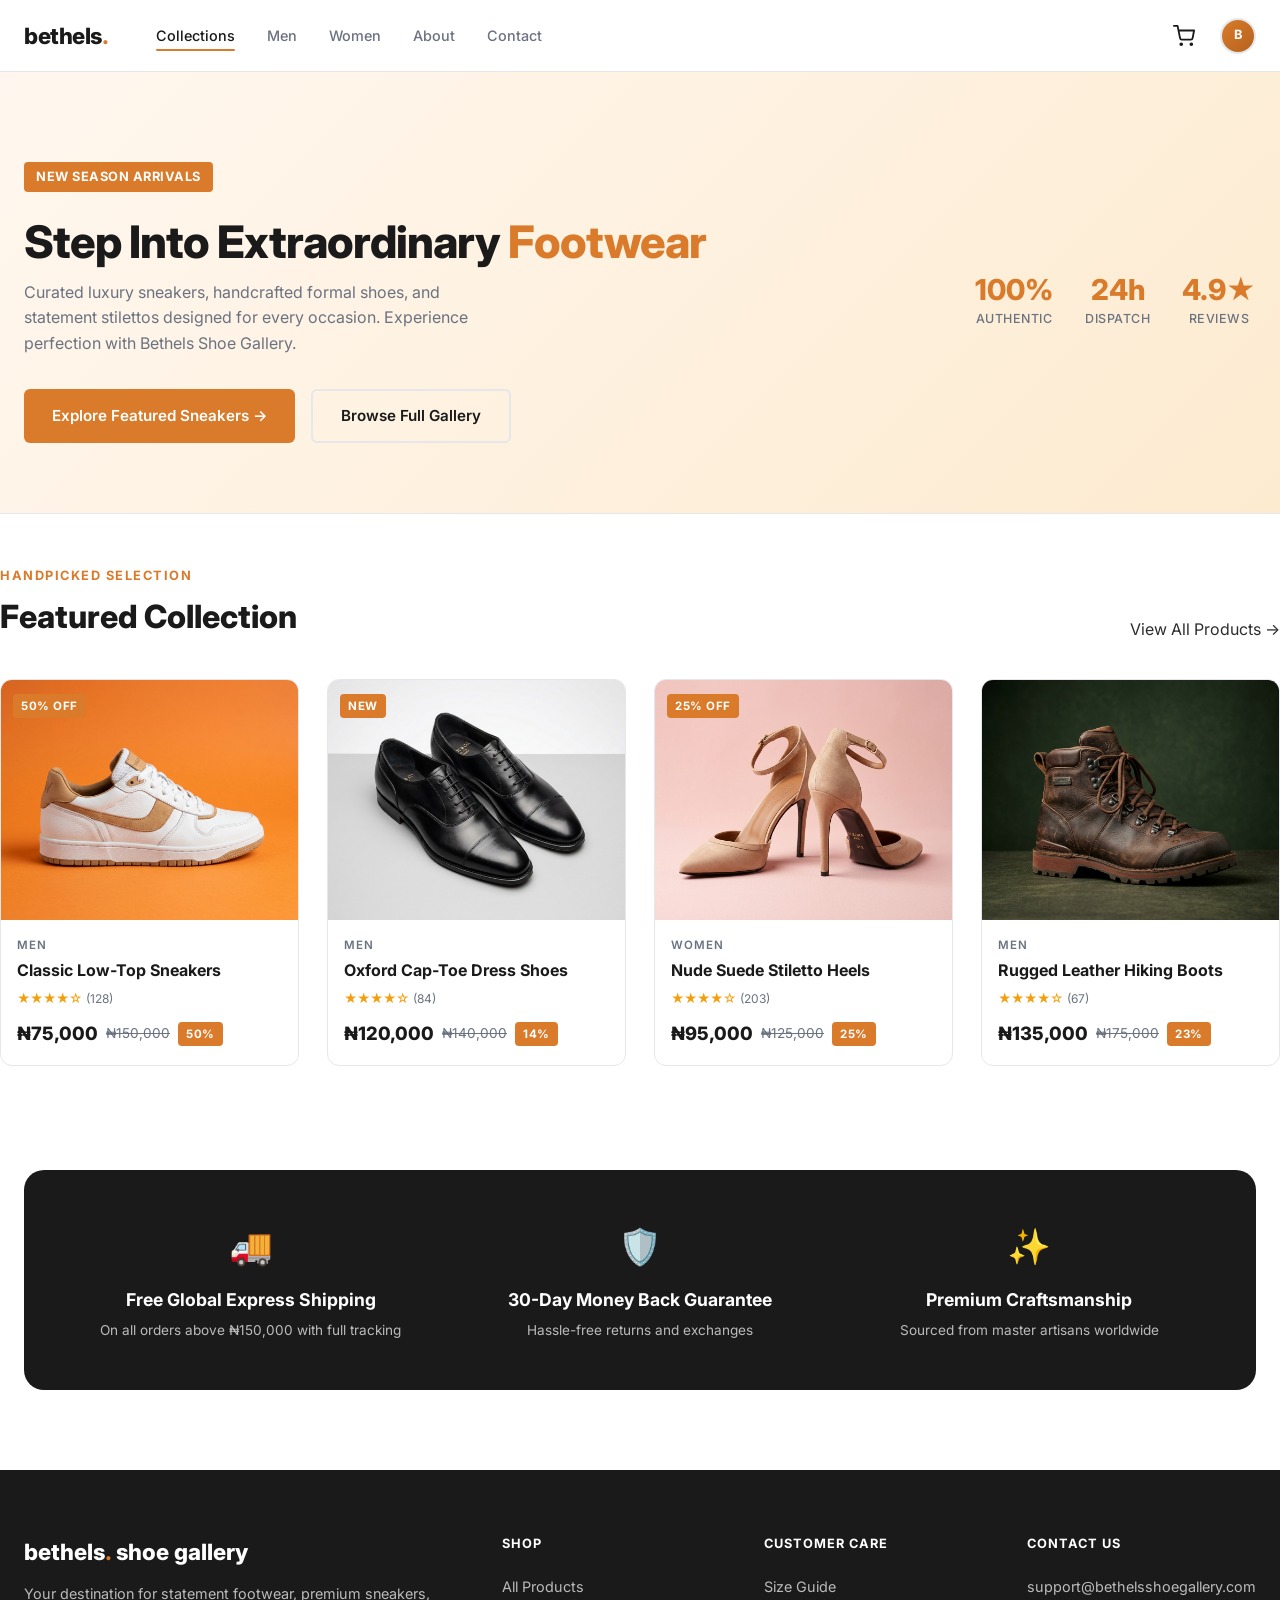
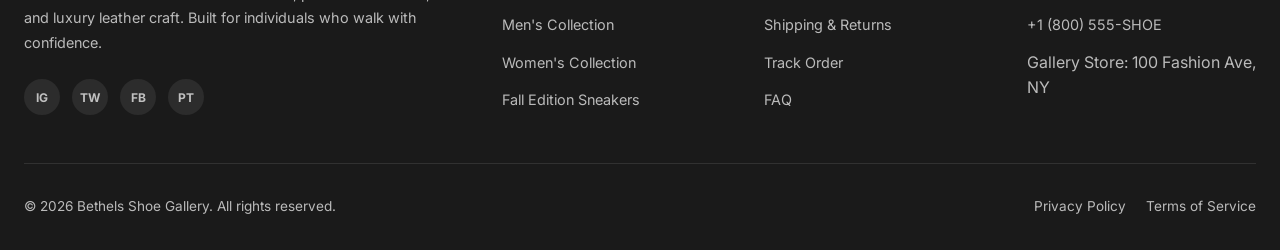
<file: index.html>
<!DOCTYPE html>
<html lang="en">
<head>
  <meta charset="UTF-8">
  <meta name="viewport" content="width=device-width, initial-scale=1.0">
  <title>Bethels Shoe Gallery — Premium Footwear Collection</title>
  <meta name="description" content="Discover premium sneakers, formal shoes, luxury stilettos, and rugged boots at Bethels Shoe Gallery. Express your unique style.">
  <link rel="stylesheet" href="css/style.css">
  <link rel="stylesheet" href="css/products.css">
</head>
<body>

  <!-- Navbar -->
  <header class="navbar">
    <div class="container">
      <a href="index.html" class="nav-brand">bethels<span>.</span></a>
      
      <nav class="nav-links">
        <a href="index.html" class="active">Collections</a>
        <a href="products.html?cat=Men">Men</a>
        <a href="products.html?cat=Women">Women</a>
        <a href="#about">About</a>
        <a href="#contact">Contact</a>
      </nav>

      <div class="nav-actions">
        <a href="cart.html" class="nav-icon-btn" aria-label="Shopping Cart">
          <svg viewBox="0 0 24 24"><circle cx="9" cy="21" r="1"/><circle cx="20" cy="21" r="1"/><path d="M1 1h4l2.68 13.39a2 2 0 0 0 2 1.61h9.72a2 2 0 0 0 2-1.61L23 6H6"/></svg>
          <span class="cart-badge">0</span>
        </a>
        <div class="nav-avatar-placeholder" title="User Profile">B</div>
        <button class="nav-hamburger" id="hamburger-btn" aria-label="Toggle menu">
          <span></span><span></span><span></span>
        </button>
      </div>
    </div>
  </header>

  <!-- Mobile Drawer -->
  <div class="nav-mobile-drawer" id="mobile-drawer">
    <a href="index.html">Collections</a>
    <a href="products.html?cat=Men">Men</a>
    <a href="products.html?cat=Women">Women</a>
    <a href="#about">About</a>
    <a href="#contact">Contact</a>
    <a href="cart.html">View Cart 🛒</a>
  </div>

  <!-- Hero Section -->
  <section class="products-hero" style="padding: 90px 0 70px;">
    <div class="container">
      <div class="products-hero-inner">
        <div>
          <span class="badge-discount" style="margin-bottom: 16px; font-size: 0.8rem; padding: 5px 12px;">NEW SEASON ARRIVALS</span>
          <h1 style="margin-top: 10px;">Step Into Extraordinary <em>Footwear</em></h1>
          <p>Curated luxury sneakers, handcrafted formal shoes, and statement stilettos designed for every occasion. Experience perfection with Bethels Shoe Gallery.</p>
          <div style="margin-top: 32px; display: flex; gap: 16px; flex-wrap: wrap;">
            <a href="product-detail.html?id=1" class="btn-primary">Explore Featured Sneakers →</a>
            <a href="products.html" class="btn-secondary">Browse Full Gallery</a>
          </div>
        </div>
        <div class="products-hero-stat">
          <div class="stat-item">
            <div class="stat-num">100%</div>
            <div class="stat-label">AUTHENTIC</div>
          </div>
          <div class="stat-item">
            <div class="stat-num">24h</div>
            <div class="stat-label">DISPATCH</div>
          </div>
          <div class="stat-item">
            <div class="stat-num">4.9★</div>
            <div class="stat-label">REVIEWS</div>
          </div>
        </div>
      </div>
    </div>
  </section>

  <!-- Featured Products Section -->
  <main class="container products-section">
    <div style="display: flex; justify-content: space-between; align-items: flex-end; margin-bottom: 36px;">
      <div>
        <span style="font-size: 0.8rem; font-weight: 700; letter-spacing: 1.5px; text-transform: uppercase; color: var(--clr-orange);">HANDPICKED SELECTION</span>
        <h2 style="font-size: 2rem; font-weight: 800; color: var(--clr-dark); margin-top: 4px;">Featured Collection</h2>
      </div>
      <a href="products.html" class="section-link">View All Products →</a>
    </div>

    <div class="products-grid" id="products-grid">
      <!-- Populated dynamically by products.js -->
    </div>
  </main>

  <!-- Brand Highlights Banner -->
  <section class="container" style="margin-top: 40px;">
    <div style="background: var(--clr-dark); color: #fff; border-radius: var(--radius-lg); padding: 48px; display: grid; grid-template-columns: repeat(auto-fit, minmax(220px, 1fr)); gap: 32px; text-align: center;">
      <div>
        <div style="font-size: 2.2rem; margin-bottom: 12px;">🚚</div>
        <h3 style="font-size: 1.1rem; font-weight: 700; margin-bottom: 6px;">Free Global Express Shipping</h3>
        <p style="font-size: 0.85rem; color: rgba(255,255,255,0.7);">On all orders above ₦150,000 with full tracking</p>
      </div>
      <div>
        <div style="font-size: 2.2rem; margin-bottom: 12px;">🛡️</div>
        <h3 style="font-size: 1.1rem; font-weight: 700; margin-bottom: 6px;">30-Day Money Back Guarantee</h3>
        <p style="font-size: 0.85rem; color: rgba(255,255,255,0.7);">Hassle-free returns and exchanges</p>
      </div>
      <div>
        <div style="font-size: 2.2rem; margin-bottom: 12px;">✨</div>
        <h3 style="font-size: 1.1rem; font-weight: 700; margin-bottom: 6px;">Premium Craftsmanship</h3>
        <p style="font-size: 0.85rem; color: rgba(255,255,255,0.7);">Sourced from master artisans worldwide</p>
      </div>
    </div>
  </section>

  <!-- Footer -->
  <footer class="footer" id="about">
    <div class="container">
      <div class="footer-grid">
        <div>
          <div class="footer-brand-name">bethels<span>.</span> shoe gallery</div>
          <p class="footer-tagline">Your destination for statement footwear, premium sneakers, and luxury leather craft. Built for individuals who walk with confidence.</p>
          <div class="footer-social">
            <a href="#" aria-label="Instagram">IG</a>
            <a href="#" aria-label="Twitter">TW</a>
            <a href="#" aria-label="Facebook">FB</a>
            <a href="#" aria-label="Pinterest">PT</a>
          </div>
        </div>
        <div class="footer-col">
          <div class="footer-col-title">Shop</div>
          <ul>
            <li><a href="products.html">All Products</a></li>
            <li><a href="products.html?cat=Men">Men's Collection</a></li>
            <li><a href="products.html?cat=Women">Women's Collection</a></li>
            <li><a href="product-detail.html?id=1">Fall Edition Sneakers</a></li>
          </ul>
        </div>
        <div class="footer-col">
          <div class="footer-col-title">Customer Care</div>
          <ul>
            <li><a href="#">Size Guide</a></li>
            <li><a href="#">Shipping & Returns</a></li>
            <li><a href="#">Track Order</a></li>
            <li><a href="#">FAQ</a></li>
          </ul>
        </div>
        <div class="footer-col" id="contact">
          <div class="footer-col-title">Contact Us</div>
          <ul>
            <li><a href="mailto:support@bethelsshoegallery.com">support@bethelsshoegallery.com</a></li>
            <li><a href="tel:+18005557463">+1 (800) 555-SHOE</a></li>
            <li><span>Gallery Store: 100 Fashion Ave, NY</span></li>
          </ul>
        </div>
      </div>
      <div class="footer-bottom">
        <div>&copy; 2026 Bethels Shoe Gallery. All rights reserved.</div>
        <div style="display: flex; gap: 20px;">
          <a href="#">Privacy Policy</a>
          <a href="#">Terms of Service</a>
        </div>
      </div>
    </div>
  </footer>

  <script src="js/cart.js"></script>
  <script src="js/products.js"></script>
  <script>
    document.getElementById('hamburger-btn').addEventListener('click', () => {
      document.getElementById('mobile-drawer').classList.toggle('open');
    });
  </script>
</body>
</html>
</file>
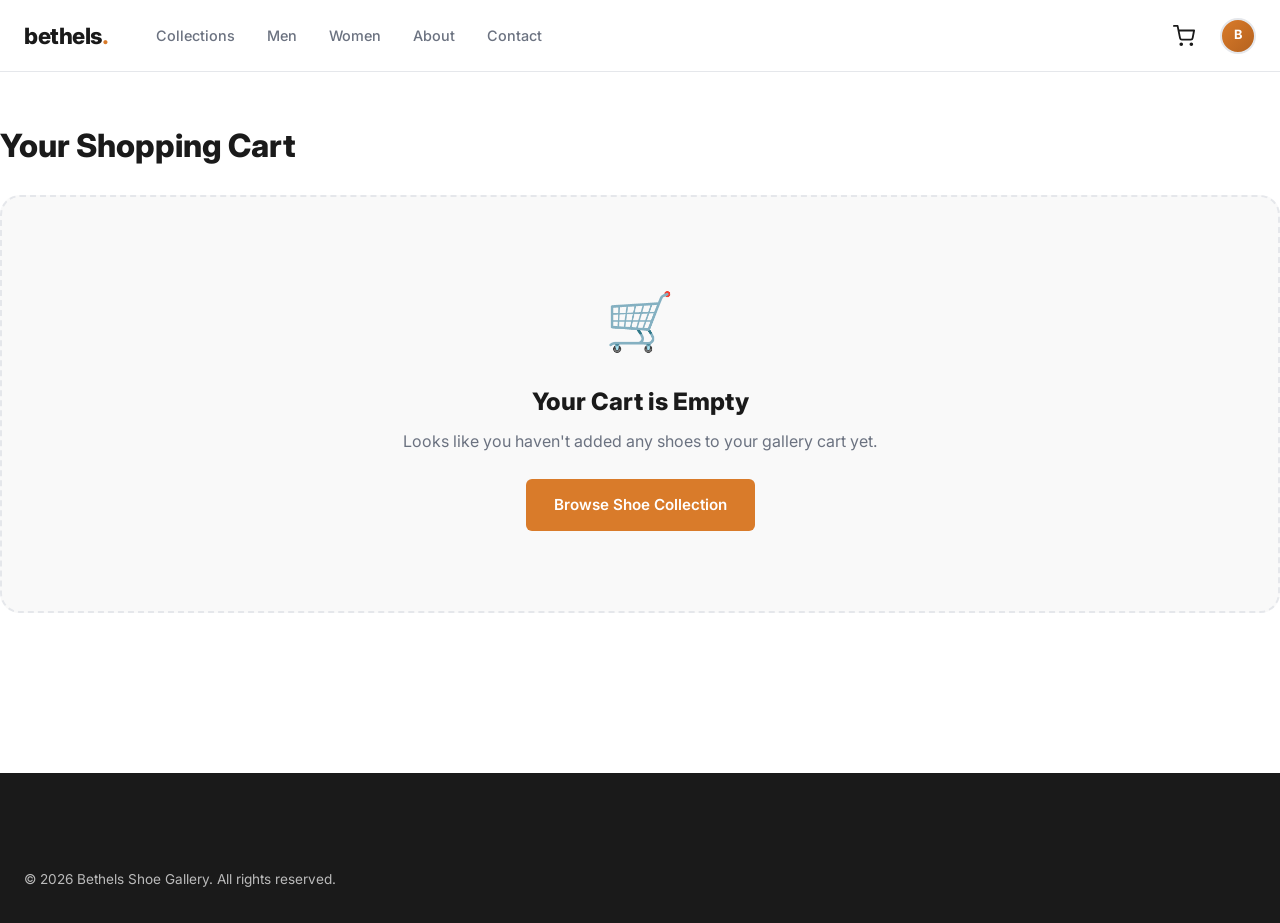
<file: cart.html>
<!DOCTYPE html>
<html lang="en">
<head>
  <meta charset="UTF-8">
  <meta name="viewport" content="width=device-width, initial-scale=1.0">
  <title>Shopping Cart — Bethels Shoe Gallery</title>
  <link rel="stylesheet" href="css/style.css">
  <style>
    .cart-page-section { padding: 48px 0 80px; min-height: 60vh; }
    .cart-title { font-size: 2rem; font-weight: 800; margin-bottom: 24px; color: var(--clr-dark); }
    .cart-layout { display: grid; grid-template-columns: 2fr 1fr; gap: 48px; align-items: start; }
    
    .cart-items-list { display: flex; flex-direction: column; gap: 16px; }
    .cart-item {
      display: grid;
      grid-template-columns: 90px 1fr auto;
      gap: 20px;
      align-items: center;
      padding: 16px;
      background: #fff;
      border: 1px solid var(--clr-border);
      border-radius: var(--radius-md);
    }
    .cart-item-img { width: 90px; height: 90px; border-radius: var(--radius-sm); overflow: hidden; background: var(--clr-bg-soft); }
    .cart-item-info { display: flex; flex-direction: column; gap: 4px; }
    .cart-item-title { font-size: 1rem; font-weight: 700; color: var(--clr-dark); }
    .cart-item-meta { font-size: 0.82rem; color: var(--clr-muted); }
    .cart-item-price { font-size: 1.1rem; font-weight: 800; color: var(--clr-dark); }
    .cart-item-actions { display: flex; align-items: center; gap: 16px; margin-top: 8px; }
    .cart-remove-btn { color: #E53E3E; font-size: 0.82rem; font-weight: 600; cursor: pointer; text-decoration: underline; background: none; border: none; }

    /* Summary card */
    .cart-summary {
      background: var(--clr-bg-soft);
      border: 1px solid var(--clr-border);
      border-radius: var(--radius-md);
      padding: 24px;
      position: sticky;
      top: calc(var(--nav-height) + 24px);
    }
    .summary-title { font-size: 1.2rem; font-weight: 800; margin-bottom: 20px; color: var(--clr-dark); }
    .summary-row { display: flex; justify-content: space-between; font-size: 0.95rem; margin-bottom: 12px; color: var(--clr-muted); }
    .summary-total { display: flex; justify-content: space-between; font-size: 1.3rem; font-weight: 800; border-top: 1px solid var(--clr-border); padding-top: 16px; margin-top: 16px; color: var(--clr-dark); }
    .btn-checkout { width: 100%; height: 52px; margin-top: 24px; font-size: 1rem; justify-content: center; }

    .cart-empty {
      text-align: center;
      padding: 80px 20px;
      background: var(--clr-bg-soft);
      border-radius: var(--radius-lg);
      border: 2px dashed var(--clr-border);
    }
    .cart-empty-icon { font-size: 3.5rem; margin-bottom: 16px; }
    .cart-empty h2 { font-size: 1.5rem; font-weight: 800; color: var(--clr-dark); margin-bottom: 8px; }
    .cart-empty p { color: var(--clr-muted); margin-bottom: 24px; }

    @media (max-width: 800px) {
      .cart-layout { grid-template-columns: 1fr; }
    }
  </style>
</head>
<body>

  <!-- Navbar -->
  <header class="navbar">
    <div class="container">
      <a href="index.html" class="nav-brand">bethels<span>.</span></a>
      
      <nav class="nav-links">
        <a href="index.html">Collections</a>
        <a href="products.html?cat=Men">Men</a>
        <a href="products.html?cat=Women">Women</a>
        <a href="index.html#about">About</a>
        <a href="index.html#contact">Contact</a>
      </nav>

      <div class="nav-actions">
        <a href="cart.html" class="nav-icon-btn" aria-label="Shopping Cart">
          <svg viewBox="0 0 24 24"><circle cx="9" cy="21" r="1"/><circle cx="20" cy="21" r="1"/><path d="M1 1h4l2.68 13.39a2 2 0 0 0 2 1.61h9.72a2 2 0 0 0 2-1.61L23 6H6"/></svg>
          <span class="cart-badge">0</span>
        </a>
        <div class="nav-avatar-placeholder" title="User Profile">B</div>
        <button class="nav-hamburger" id="hamburger-btn" aria-label="Toggle menu">
          <span></span><span></span><span></span>
        </button>
      </div>
    </div>
  </header>

  <!-- Mobile Drawer -->
  <div class="nav-mobile-drawer" id="mobile-drawer">
    <a href="index.html">Collections</a>
    <a href="products.html?cat=Men">Men</a>
    <a href="products.html?cat=Women">Women</a>
    <a href="index.html#about">About</a>
    <a href="index.html#contact">Contact</a>
    <a href="cart.html">View Cart 🛒</a>
  </div>

  <main class="container cart-page-section">
    <h1 class="cart-title">Your Shopping Cart</h1>

    <div id="cart-content">
      <!-- Dynamic render -->
    </div>
  </main>

  <footer class="footer">
    <div class="container">
      <div class="footer-bottom">
        <div>&copy; 2026 Bethels Shoe Gallery. All rights reserved.</div>
      </div>
    </div>
  </footer>

  <script src="js/cart.js"></script>
  <script>
    document.getElementById('hamburger-btn').addEventListener('click', () => {
      document.getElementById('mobile-drawer').classList.toggle('open');
    });

    function formatNaira(amount) {
      return "₦" + Number(amount).toLocaleString("en-NG");
    }

    function renderCartPage() {
      const items = Cart.getItems();
      const content = document.getElementById("cart-content");

      if (items.length === 0) {
        content.innerHTML = `
          <div class="cart-empty">
            <div class="cart-empty-icon">🛒</div>
            <h2>Your Cart is Empty</h2>
            <p>Looks like you haven't added any shoes to your gallery cart yet.</p>
            <a href="products.html" class="btn-primary">Browse Shoe Collection</a>
          </div>
        `;
        return;
      }

      const subtotal = Cart.getTotal();
      const shipping = subtotal >= 150000 ? 0 : 5000;

      content.innerHTML = `
        <div class="cart-layout">
          <div class="cart-items-list">
            ${items.map(item => `
              <div class="cart-item">
                <div class="cart-item-img">
                  <img src="${item.img || 'assets/images/shoe1_1.jpg'}" alt="${item.name}">
                </div>
                <div class="cart-item-info">
                  <div class="cart-item-title">${item.name}</div>
                  <div class="cart-item-meta">Size: ${item.size} | Color: <span style="display:inline-block; width:12px; height:12px; border-radius:50%; background-color:${item.color}; vertical-align:middle;"></span></div>
                  <div class="cart-item-actions">
                    <span style="font-size:0.85rem; font-weight:600;">Qty: ${item.qty}</span>
                    <button class="cart-remove-btn" onclick="removeItem('${item.id}', '${item.size}', '${item.color}')">Remove</button>
                  </div>
                </div>
                <div class="cart-item-price">${formatNaira(item.price * item.qty)}</div>
              </div>
            `).join('')}
          </div>

          <div class="cart-summary">
            <div class="summary-title">Order Summary</div>
            <div class="summary-row">
              <span>Subtotal</span>
              <span>${formatNaira(subtotal)}</span>
            </div>
            <div class="summary-row">
              <span>Delivery Fee</span>
              <span>${shipping === 0 ? '<strong style="color:#16A34A">FREE (Orders > ₦150k)</strong>' : formatNaira(shipping)}</span>
            </div>
            <div class="summary-total">
              <span>Total</span>
              <span>${formatNaira(subtotal + shipping)}</span>
            </div>
            <button class="btn-primary btn-checkout" onclick="checkout()">Proceed to Checkout 🔒</button>
          </div>
        </div>
      `;
    }

    function removeItem(id, size, color) {
      Cart.removeItem(parseInt(id) || id, size, color);
      renderCartPage();
    }

    function checkout() {
      Cart.showToast("🎉 Thank you! Checkout order placed successfully.");
      Cart.clear();
      setTimeout(renderCartPage, 1500);
    }

    document.addEventListener("DOMContentLoaded", renderCartPage);
  </script>
</body>
</html>
</file>
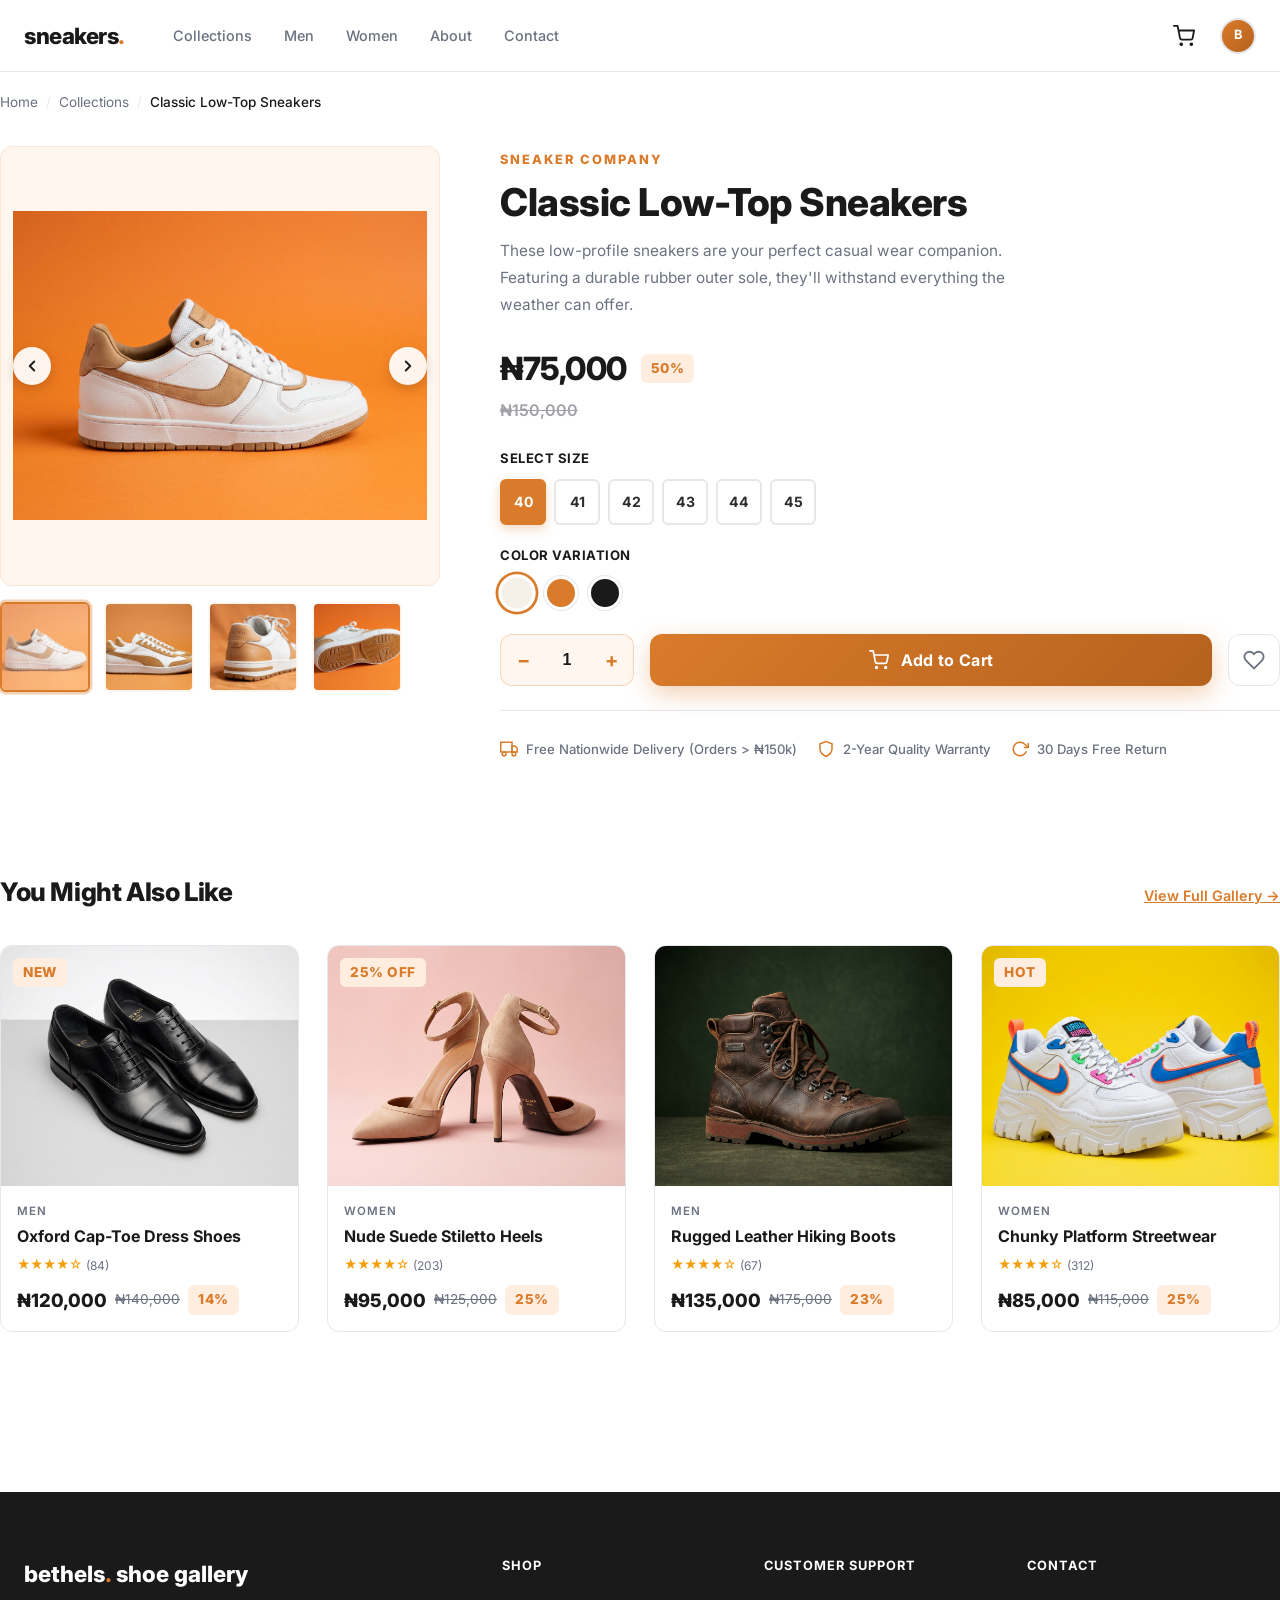
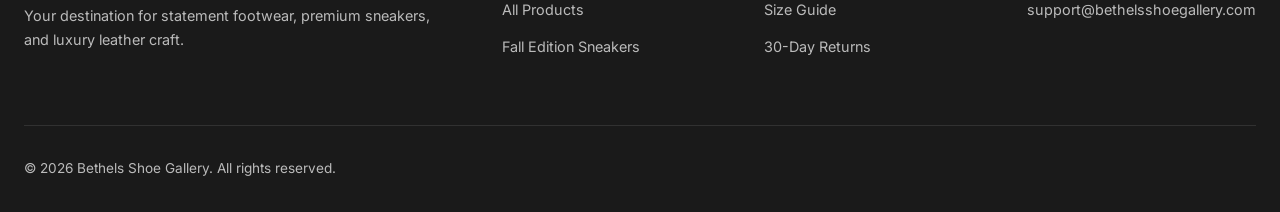
<file: product-detail.html>
<!DOCTYPE html>
<html lang="en">
<head>
  <meta charset="UTF-8">
  <meta name="viewport" content="width=device-width, initial-scale=1.0">
  <title>Product Detail — Bethels Shoe Gallery</title>
  <meta name="description" content="Discover premium handcrafted shoes at Bethels Shoe Gallery. Express your unique style.">
  <link rel="stylesheet" href="css/style.css">
  <link rel="stylesheet" href="css/products.css">
  <link rel="stylesheet" href="css/product-detail.css">
</head>
<body>

  <!-- Navbar -->
  <header class="navbar">
    <div class="container">
      <a href="index.html" class="nav-brand">sneakers<span>.</span></a>
      
      <nav class="nav-links">
        <a href="products.html">Collections</a>
        <a href="products.html?cat=Men">Men</a>
        <a href="products.html?cat=Women">Women</a>
        <a href="index.html#about">About</a>
        <a href="index.html#contact">Contact</a>
      </nav>

      <div class="nav-actions">
        <a href="cart.html" class="nav-icon-btn" aria-label="Shopping Cart">
          <svg viewBox="0 0 24 24"><circle cx="9" cy="21" r="1"/><circle cx="20" cy="21" r="1"/><path d="M1 1h4l2.68 13.39a2 2 0 0 0 2 1.61h9.72a2 2 0 0 0 2-1.61L23 6H6"/></svg>
          <span class="cart-badge">0</span>
        </a>
        <div class="nav-avatar-placeholder" title="User Profile">B</div>
        <button class="nav-hamburger" id="hamburger-btn" aria-label="Toggle menu">
          <span></span><span></span><span></span>
        </button>
      </div>
    </div>
  </header>

  <!-- Mobile Drawer -->
  <div class="nav-mobile-drawer" id="mobile-drawer">
    <a href="products.html">Collections</a>
    <a href="products.html?cat=Men">Men</a>
    <a href="products.html?cat=Women">Women</a>
    <a href="index.html#about">About</a>
    <a href="index.html#contact">Contact</a>
    <a href="cart.html">View Cart 🛒</a>
  </div>

  <!-- Breadcrumb -->
  <div class="container breadcrumb">
    <div class="breadcrumb-list">
      <a href="index.html">Home</a>
      <span class="breadcrumb-sep">/</span>
      <a href="products.html">Collections</a>
      <span class="breadcrumb-sep">/</span>
      <span class="breadcrumb-current" id="bc-current">Fall Limited Edition Sneakers</span>
    </div>
  </div>

  <!-- Main Product Detail Section -->
  <main class="container product-detail-section">
    <div class="product-detail-grid">
      
      <!-- UNIFIED GALLERY (Left Column on Desktop, Top Section on Mobile — 100% Reliable, Never Blank!) -->
      <div class="gallery-col">
        <div class="gallery-main" id="main-image-wrap">
          <button class="gallery-arrow prev" id="gallery-prev" aria-label="Previous Image">
            <svg viewBox="0 0 24 24"><polyline points="15 18 9 12 15 6"/></svg>
          </button>
          
          <img src="assets/images/shoe1_1.jpg" id="main-image" alt="Product Main Image">
          
          <button class="gallery-arrow next" id="gallery-next" aria-label="Next Image">
            <svg viewBox="0 0 24 24"><polyline points="9 18 15 12 9 6"/></svg>
          </button>
          
          <div class="gallery-zoom-hint">🔍 Click for Lightbox View</div>
        </div>
        
        <!-- Gallery Thumbnails -->
        <div class="gallery-thumbs" id="gallery-thumbs">
          <!-- Populated dynamically by js/product-detail.js -->
        </div>
      </div>

      <!-- PRODUCT INFO PANEL (Right Column on Desktop, Bottom Section on Mobile) -->
      <div class="info-col">
        <div class="info-brand" id="p-brand">SNEAKER COMPANY</div>
        <h1 class="info-title" id="p-title">Fall Limited Edition Sneakers</h1>

        <p class="info-desc" id="p-desc">
          These low-profile sneakers are your perfect casual wear companion. Featuring a durable rubber outer sole, they'll withstand everything the weather can offer.
        </p>

        <!-- Price block -->
        <div class="info-price-row">
          <span class="info-price" id="p-price">₦75,000</span>
          <span class="badge-discount" id="p-badge">50%</span>
        </div>
        <span class="info-price-old" id="p-old-price">₦150,000</span>

        <!-- Size selection -->
        <div class="info-section-label">SELECT SIZE</div>
        <div class="info-sizes" id="sizes-container">
          <!-- Populated by JS -->
        </div>

        <!-- Color selection -->
        <div class="info-section-label">COLOR VARIATION</div>
        <div class="info-colors" id="colors-container">
          <!-- Populated by JS -->
        </div>

        <!-- Quantity + Add to Cart row -->
        <div class="info-add-row">
          <div class="qty-control">
            <button class="qty-btn" id="qty-minus" aria-label="Decrease quantity">−</button>
            <input type="text" class="qty-display" id="qty-input" value="1" readonly>
            <button class="qty-btn" id="qty-plus" aria-label="Increase quantity">+</button>
          </div>

          <button class="btn-add-to-cart" id="btn-add-to-cart">
            <svg viewBox="0 0 24 24" width="20" height="20" stroke="currentColor" fill="none" stroke-width="2" stroke-linecap="round" stroke-linejoin="round"><circle cx="9" cy="21" r="1"/><circle cx="20" cy="21" r="1"/><path d="M1 1h4l2.68 13.39a2 2 0 0 0 2 1.61h9.72a2 2 0 0 0 2-1.61L23 6H6"/></svg>
            <span>Add to Cart</span>
          </button>

          <button class="btn-wishlist-detail" onclick="this.classList.toggle('active')" aria-label="Add to wishlist">
            <svg viewBox="0 0 24 24"><path d="M20.84 4.61a5.5 5.5 0 0 0-7.78 0L12 5.67l-1.06-1.06a5.5 5.5 0 0 0-7.78 7.78l1.06 1.06L12 21.23l7.78-7.78 1.06-1.06a5.5 5.5 0 0 0 0-7.78z"/></svg>
          </button>
        </div>

        <hr class="info-divider">

        <!-- Trust Features -->
        <div class="info-trust">
          <div class="trust-item">
            <svg viewBox="0 0 24 24"><rect x="1" y="3" width="15" height="13"/><polygon points="16 8 20 8 23 11 23 16 16 16 16 8"/><circle cx="5.5" cy="18.5" r="2.5"/><circle cx="18.5" cy="18.5" r="2.5"/></svg>
            <span>Free Nationwide Delivery (Orders > ₦150k)</span>
          </div>
          <div class="trust-item">
            <svg viewBox="0 0 24 24"><path d="M12 22s8-4 8-10V5l-8-3-8 3v7c0 6 8 10 8 10z"/></svg>
            <span>2-Year Quality Warranty</span>
          </div>
          <div class="trust-item">
            <svg viewBox="0 0 24 24"><polyline points="23 4 23 10 17 10"/><path d="M20.49 15a9 9 0 1 1-2.12-9.36L23 10"/></svg>
            <span>30 Days Free Return</span>
          </div>
        </div>

      </div>

    </div>
  </main>

  <!-- LIGHTBOX MODAL OVERLAY (Matches Image 2 reference) -->
  <div class="lightbox-overlay" id="lightbox" role="dialog" aria-label="Image gallery lightbox">
    <div class="lightbox-box">
      <div class="lightbox-close-row">
        <button class="lightbox-close" id="lb-close" aria-label="Close Lightbox">✕</button>
      </div>
      
      <div class="lightbox-img-wrap">
        <button class="lightbox-arrow prev" id="lb-prev" aria-label="Previous image">
          <svg viewBox="0 0 24 24"><polyline points="15 18 9 12 15 6"/></svg>
        </button>
        <img src="assets/images/shoe1_1.jpg" id="lb-main-image" alt="Lightbox Main Image">
        <button class="lightbox-arrow next" id="lb-next" aria-label="Next image">
          <svg viewBox="0 0 24 24"><polyline points="9 18 15 12 9 6"/></svg>
        </button>
      </div>

      <div class="lightbox-thumbs" id="lb-thumbs">
        <!-- Populated dynamically -->
      </div>
    </div>
  </div>

  <!-- Related Products Section -->
  <section class="container related-section">
    <div class="section-header">
      <h2 class="section-title">You Might Also Like</h2>
      <a href="products.html" class="section-link">View Full Gallery →</a>
    </div>

    <div class="products-grid" id="products-grid">
      <!-- Cards rendered by products.js -->
    </div>
  </section>

  <!-- Footer -->
  <footer class="footer">
    <div class="container">
      <div class="footer-grid">
        <div>
          <div class="footer-brand-name">bethels<span>.</span> shoe gallery</div>
          <p class="footer-tagline">Your destination for statement footwear, premium sneakers, and luxury leather craft.</p>
        </div>
        <div class="footer-col">
          <div class="footer-col-title">Shop</div>
          <ul>
            <li><a href="products.html">All Products</a></li>
            <li><a href="product-detail.html?id=1">Fall Edition Sneakers</a></li>
          </ul>
        </div>
        <div class="footer-col">
          <div class="footer-col-title">Customer Support</div>
          <ul>
            <li><a href="#">Size Guide</a></li>
            <li><a href="#">30-Day Returns</a></li>
          </ul>
        </div>
        <div class="footer-col">
          <div class="footer-col-title">Contact</div>
          <ul>
            <li><a href="mailto:support@bethelsshoegallery.com">support@bethelsshoegallery.com</a></li>
          </ul>
        </div>
      </div>
      <div class="footer-bottom">
        <div>&copy; 2026 Bethels Shoe Gallery. All rights reserved.</div>
      </div>
    </div>
  </footer>

  <script src="js/cart.js"></script>
  <script src="js/products.js"></script>
  <script src="js/product-detail.js"></script>
  <script>
    document.getElementById('hamburger-btn').addEventListener('click', () => {
      document.getElementById('mobile-drawer').classList.toggle('open');
    });
  </script>
</body>
</html>
</file>
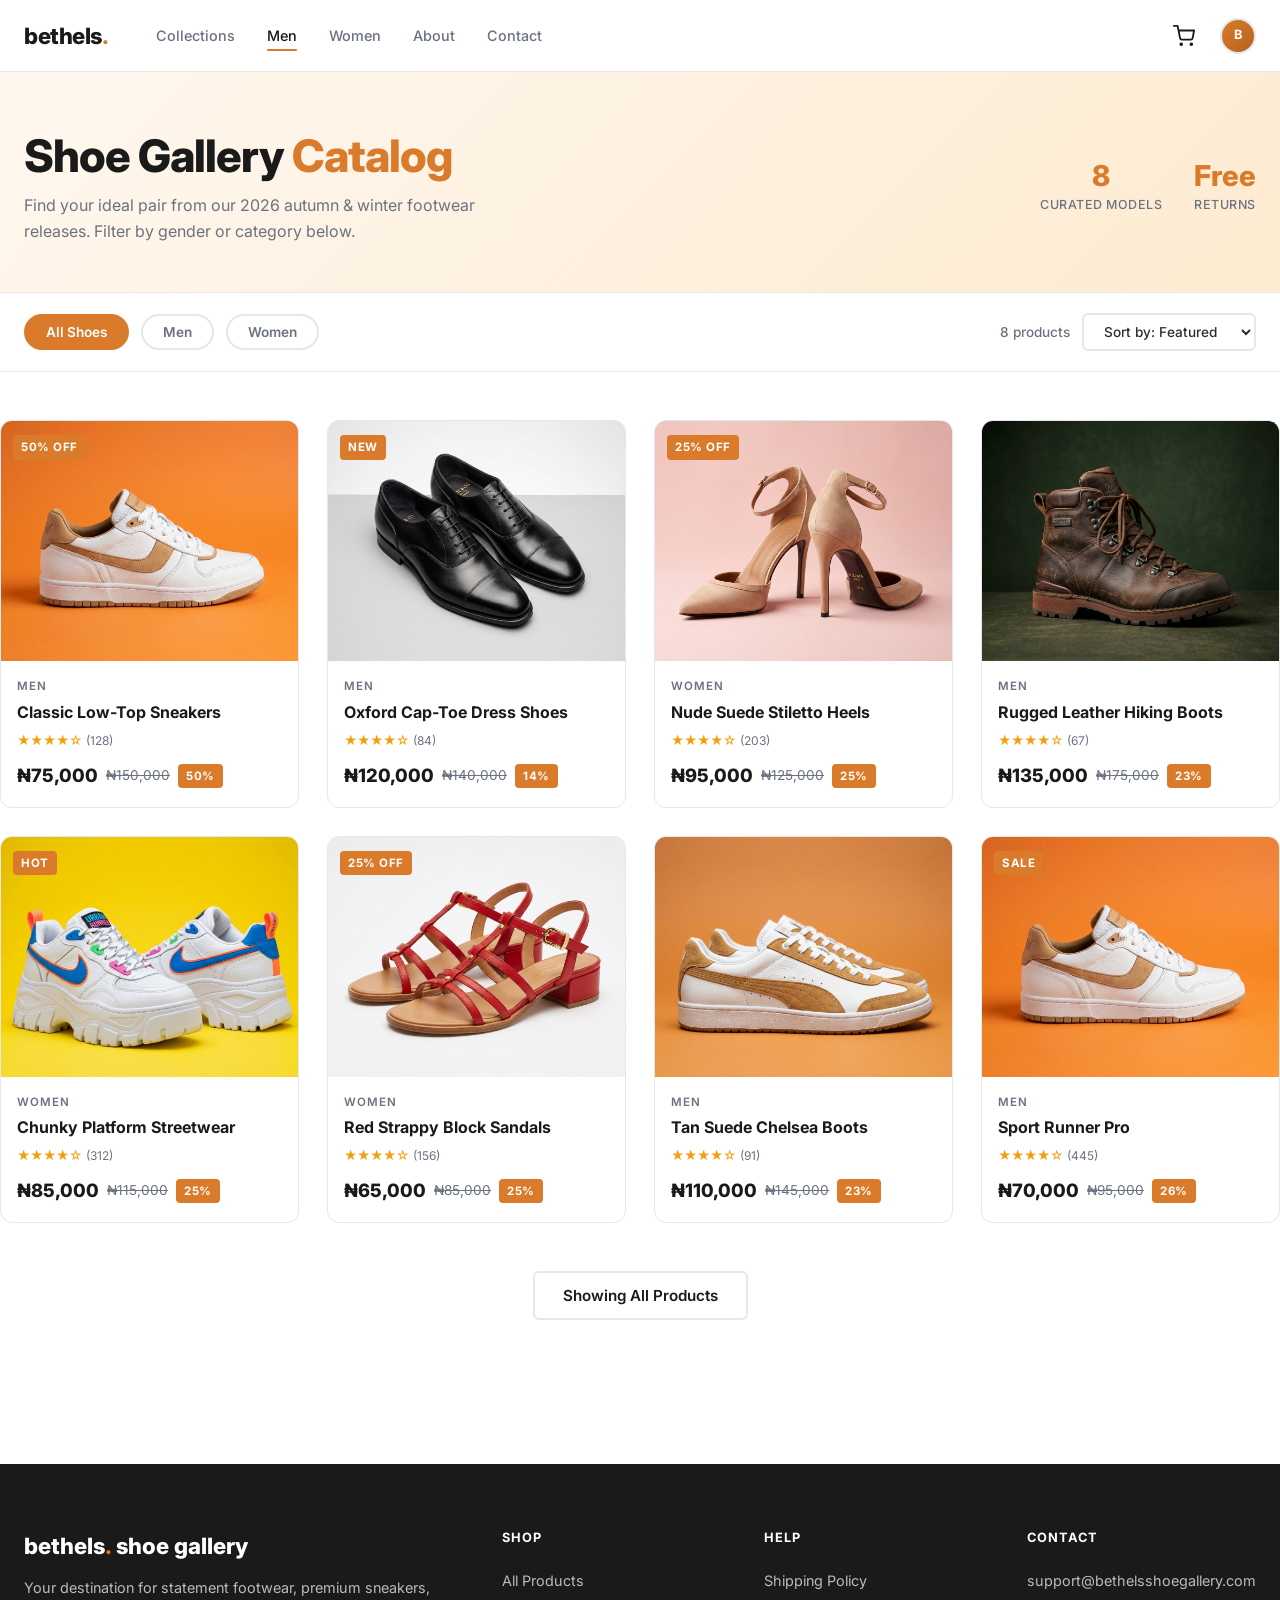
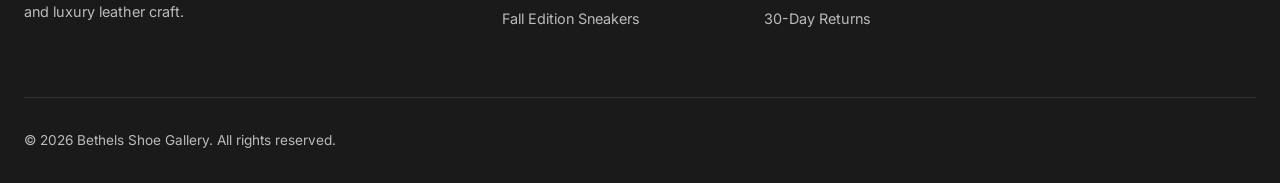
<file: products.html>
<!DOCTYPE html>
<html lang="en">
<head>
  <meta charset="UTF-8">
  <meta name="viewport" content="width=device-width, initial-scale=1.0">
  <title>Shop All Shoes — Bethels Shoe Gallery</title>
  <meta name="description" content="Explore our complete gallery of high-end footwear including sneakers, stilettos, formal dress shoes, and boots.">
  <link rel="stylesheet" href="css/style.css">
  <link rel="stylesheet" href="css/products.css">
</head>
<body>

  <!-- Navbar -->
  <header class="navbar">
    <div class="container">
      <a href="index.html" class="nav-brand">bethels<span>.</span></a>
      
      <nav class="nav-links">
        <a href="index.html">Collections</a>
        <a href="products.html?cat=Men" class="active">Men</a>
        <a href="products.html?cat=Women">Women</a>
        <a href="index.html#about">About</a>
        <a href="index.html#contact">Contact</a>
      </nav>

      <div class="nav-actions">
        <a href="cart.html" class="nav-icon-btn" aria-label="Shopping Cart">
          <svg viewBox="0 0 24 24"><circle cx="9" cy="21" r="1"/><circle cx="20" cy="21" r="1"/><path d="M1 1h4l2.68 13.39a2 2 0 0 0 2 1.61h9.72a2 2 0 0 0 2-1.61L23 6H6"/></svg>
          <span class="cart-badge">0</span>
        </a>
        <div class="nav-avatar-placeholder" title="User Profile">B</div>
        <button class="nav-hamburger" id="hamburger-btn" aria-label="Toggle menu">
          <span></span><span></span><span></span>
        </button>
      </div>
    </div>
  </header>

  <!-- Mobile Drawer -->
  <div class="nav-mobile-drawer" id="mobile-drawer">
    <a href="index.html">Collections</a>
    <a href="products.html?cat=Men">Men</a>
    <a href="products.html?cat=Women">Women</a>
    <a href="index.html#about">About</a>
    <a href="index.html#contact">Contact</a>
    <a href="cart.html">View Cart 🛒</a>
  </div>

  <!-- Hero Header -->
  <div class="products-hero">
    <div class="container">
      <div class="products-hero-inner">
        <div>
          <h1>Shoe Gallery <em>Catalog</em></h1>
          <p>Find your ideal pair from our 2026 autumn & winter footwear releases. Filter by gender or category below.</p>
        </div>
        <div class="products-hero-stat">
          <div class="stat-item">
            <div class="stat-num">8</div>
            <div class="stat-label">CURATED MODELS</div>
          </div>
          <div class="stat-item">
            <div class="stat-num">Free</div>
            <div class="stat-label">RETURNS</div>
          </div>
        </div>
      </div>
    </div>
  </div>

  <!-- Filter Bar -->
  <div class="filter-bar">
    <div class="container filter-bar-inner">
      <button class="filter-btn active" data-filter="All">All Shoes</button>
      <button class="filter-btn" data-filter="Men">Men</button>
      <button class="filter-btn" data-filter="Women">Women</button>

      <div class="filter-spacer"></div>

      <span class="results-count" id="results-count">8 products</span>
      <select class="sort-select" id="sort-select">
        <option value="featured">Sort by: Featured</option>
        <option value="price-low">Price: Low to High</option>
        <option value="price-high">Price: High to Low</option>
        <option value="rating">Highest Rated</option>
      </select>
    </div>
  </div>

  <!-- Product Listing Grid -->
  <main class="container products-section">
    <div class="products-grid" id="products-grid">
      <!-- Cards rendered by products.js -->
    </div>

    <div class="load-more-wrap">
      <button class="btn-secondary" onclick="Cart.showToast('All 8 products are currently displayed!')">Showing All Products</button>
    </div>
  </main>

  <!-- Footer -->
  <footer class="footer">
    <div class="container">
      <div class="footer-grid">
        <div>
          <div class="footer-brand-name">bethels<span>.</span> shoe gallery</div>
          <p class="footer-tagline">Your destination for statement footwear, premium sneakers, and luxury leather craft.</p>
        </div>
        <div class="footer-col">
          <div class="footer-col-title">Shop</div>
          <ul>
            <li><a href="products.html">All Products</a></li>
            <li><a href="product-detail.html?id=1">Fall Edition Sneakers</a></li>
          </ul>
        </div>
        <div class="footer-col">
          <div class="footer-col-title">Help</div>
          <ul>
            <li><a href="#">Shipping Policy</a></li>
            <li><a href="#">30-Day Returns</a></li>
          </ul>
        </div>
        <div class="footer-col">
          <div class="footer-col-title">Contact</div>
          <ul>
            <li><a href="mailto:support@bethelsshoegallery.com">support@bethelsshoegallery.com</a></li>
          </ul>
        </div>
      </div>
      <div class="footer-bottom">
        <div>&copy; 2026 Bethels Shoe Gallery. All rights reserved.</div>
      </div>
    </div>
  </footer>

  <script src="js/cart.js"></script>
  <script src="js/products.js"></script>
  <script>
    document.getElementById('hamburger-btn').addEventListener('click', () => {
      document.getElementById('mobile-drawer').classList.toggle('open');
    });

    // Check query params for default category filter
    document.addEventListener("DOMContentLoaded", () => {
      const urlParams = new URLSearchParams(window.location.search);
      const cat = urlParams.get('cat');
      if (cat) {
        const btn = document.querySelector(`.filter-btn[data-filter="${cat}"]`);
        if (btn) btn.click();
      }
    });
  </script>
</body>
</html>
</file>
<file: css/style.css>
/* ============================================================
   BETHELS SHOE GALLERY — Global Styles
   ============================================================ */

@import url("https://fonts.googleapis.com/css2?family=Inter:wght@300;400;500;600;700;800;900&display=swap");

/* ── Design Tokens */
:root {
  --clr-orange:       #D97B2A;
  --clr-orange-dark:  #B5621E;
  --clr-orange-light: #F0A050;
  --clr-orange-bg:    #FFF7EF;
  --clr-black:        #111111;
  --clr-dark:         #1A1A1A;
  --clr-text:         #2D2D2D;
  --clr-muted:        #6B7280;
  --clr-border:       #E5E7EB;
  --clr-bg:           #FFFFFF;
  --clr-bg-soft:      #F9F9F9;
  --clr-white:        #FFFFFF;
  --font:             "Inter", sans-serif;
  --radius-sm:        6px;
  --radius-md:        12px;
  --radius-lg:        20px;
  --shadow-sm:        0 1px 3px rgba(0,0,0,.08);
  --shadow-md:        0 4px 16px rgba(0,0,0,.10);
  --shadow-lg:        0 12px 40px rgba(0,0,0,.16);
  --transition:       0.25s cubic-bezier(.4,0,.2,1);
  --nav-height:       72px;
}

/* ── Reset */
*, *::before, *::after { box-sizing: border-box; margin: 0; padding: 0; }
html { scroll-behavior: smooth; }
body { font-family: var(--font); color: var(--clr-text); background: var(--clr-bg); line-height: 1.6; -webkit-font-smoothing: antialiased; }
img { display: block; width: 100%; height: 100%; object-fit: cover; }
a   { text-decoration: none; color: inherit; }
ul  { list-style: none; }
button { cursor: pointer; border: none; background: none; font-family: var(--font); }

/* ── Utility */
.container { max-width: 1280px; margin: 0 auto; padding: 0 24px; }
.sr-only { position: absolute; width: 1px; height: 1px; padding: 0; overflow: hidden; clip: rect(0,0,0,0); white-space: nowrap; border: 0; }

/* ── Navbar */
.navbar { position: sticky; top: 0; z-index: 100; background: rgba(255,255,255,.96); backdrop-filter: blur(12px); border-bottom: 1px solid var(--clr-border); height: var(--nav-height); }
.navbar .container { display: flex; align-items: center; height: 100%; }
.nav-brand { font-size: 1.4rem; font-weight: 800; color: var(--clr-dark); letter-spacing: -0.5px; margin-right: 48px; flex-shrink: 0; }
.nav-brand span { color: var(--clr-orange); }
.nav-links { display: flex; gap: 32px; flex: 1; }
.nav-links a { font-size: .9rem; font-weight: 500; color: var(--clr-muted); transition: color var(--transition); position: relative; }
.nav-links a::after { content: ""; position: absolute; bottom: -4px; left: 0; width: 0; height: 2px; background: var(--clr-orange); border-radius: 2px; transition: width var(--transition); }
.nav-links a:hover, .nav-links a.active { color: var(--clr-dark); }
.nav-links a:hover::after, .nav-links a.active::after { width: 100%; }
.nav-actions { display: flex; align-items: center; gap: 16px; margin-left: auto; }
.nav-icon-btn { position: relative; width: 40px; height: 40px; border-radius: 50%; display: flex; align-items: center; justify-content: center; transition: background var(--transition); color: var(--clr-dark); }
.nav-icon-btn:hover { background: var(--clr-bg-soft); }
.nav-icon-btn svg { width: 22px; height: 22px; stroke: currentColor; fill: none; stroke-width: 2; stroke-linecap: round; stroke-linejoin: round; }
.cart-badge { position: absolute; top: 2px; right: 2px; background: var(--clr-orange); color: #fff; font-size: .6rem; font-weight: 700; width: 16px; height: 16px; border-radius: 50%; display: flex; align-items: center; justify-content: center; opacity: 0; transform: scale(0); transition: all var(--transition); }
.cart-badge.visible { opacity: 1; transform: scale(1); }
.nav-avatar-placeholder { width: 36px; height: 36px; border-radius: 50%; background: linear-gradient(135deg, var(--clr-orange), var(--clr-orange-dark)); display: flex; align-items: center; justify-content: center; color: #fff; font-size: .8rem; font-weight: 700; cursor: pointer; border: 2px solid var(--clr-border); transition: border-color var(--transition); }
.nav-avatar-placeholder:hover { border-color: var(--clr-orange); }
.nav-hamburger { display: none; flex-direction: column; gap: 5px; width: 32px; padding: 6px; cursor: pointer; }
.nav-hamburger span { display: block; height: 2px; background: var(--clr-dark); border-radius: 2px; transition: all var(--transition); }
.nav-mobile-drawer { display: none; position: fixed; top: var(--nav-height); left: 0; right: 0; background: var(--clr-bg); border-bottom: 1px solid var(--clr-border); padding: 24px; z-index: 99; flex-direction: column; gap: 0; box-shadow: var(--shadow-md); }
.nav-mobile-drawer.open { display: flex; }
.nav-mobile-drawer a { font-size: 1rem; font-weight: 600; color: var(--clr-dark); padding: 14px 0; border-bottom: 1px solid var(--clr-border); }

/* ── Buttons */
.btn-primary { display: inline-flex; align-items: center; gap: 8px; padding: 14px 28px; background: var(--clr-orange); color: #fff; font-size: .95rem; font-weight: 600; border-radius: var(--radius-sm); transition: background var(--transition), transform var(--transition), box-shadow var(--transition); border: none; cursor: pointer; }
.btn-primary:hover { background: var(--clr-orange-dark); transform: translateY(-1px); box-shadow: 0 6px 20px rgba(217,123,42,.35); }
.btn-primary:active { transform: translateY(0); }
.btn-secondary { display: inline-flex; align-items: center; gap: 8px; padding: 13px 28px; background: transparent; color: var(--clr-dark); font-size: .95rem; font-weight: 600; border-radius: var(--radius-sm); border: 2px solid var(--clr-border); transition: border-color var(--transition), color var(--transition), transform var(--transition); cursor: pointer; }
.btn-secondary:hover { border-color: var(--clr-dark); transform: translateY(-1px); }

/* ── Badge */
.badge-discount { display: inline-flex; align-items: center; padding: 3px 8px; background: var(--clr-orange); color: #fff; font-size: .72rem; font-weight: 700; border-radius: 4px; letter-spacing: .5px; }

/* ── Toast */
#toast-container { position: fixed; bottom: 24px; right: 24px; z-index: 9999; display: flex; flex-direction: column; gap: 10px; }
.toast { background: var(--clr-dark); color: #fff; padding: 14px 20px; border-radius: var(--radius-sm); font-size: .9rem; font-weight: 500; box-shadow: var(--shadow-lg); display: flex; align-items: center; gap: 10px; animation: toastIn .3s ease forwards; min-width: 260px; }
.toast .toast-icon { color: var(--clr-orange); font-size: 1.1rem; }
.toast.removing { animation: toastOut .3s ease forwards; }
@keyframes toastIn  { from { opacity:0; transform:translateX(40px); } to { opacity:1; transform:translateX(0); } }
@keyframes toastOut { from { opacity:1; transform:translateX(0); } to { opacity:0; transform:translateX(40px); } }

/* ── Footer */
.footer { background: var(--clr-dark); color: rgba(255,255,255,.7); padding: 64px 0 32px; margin-top: 80px; }
.footer-grid { display: grid; grid-template-columns: 2fr 1fr 1fr 1fr; gap: 48px; padding-bottom: 48px; border-bottom: 1px solid rgba(255,255,255,.1); }
.footer-brand-name { font-size: 1.4rem; font-weight: 800; color: #fff; margin-bottom: 12px; }
.footer-brand-name span { color: var(--clr-orange); }
.footer-tagline { font-size: .9rem; line-height: 1.7; margin-bottom: 24px; }
.footer-social { display: flex; gap: 12px; }
.footer-social a { width: 36px; height: 36px; border-radius: 50%; background: rgba(255,255,255,.08); display: flex; align-items: center; justify-content: center; color: rgba(255,255,255,.7); font-size: .75rem; font-weight: 700; transition: background var(--transition), color var(--transition); }
.footer-social a:hover { background: var(--clr-orange); color: #fff; }
.footer-col-title { font-size: .8rem; font-weight: 700; letter-spacing: 1px; text-transform: uppercase; color: #fff; margin-bottom: 20px; }
.footer-col ul { display: flex; flex-direction: column; gap: 12px; }
.footer-col ul a { font-size: .9rem; transition: color var(--transition); }
.footer-col ul a:hover { color: var(--clr-orange); }
.footer-bottom { padding-top: 32px; display: flex; justify-content: space-between; align-items: center; font-size: .85rem; }

/* ── Responsive */
@media (max-width: 900px) { .nav-links { display: none; } .nav-hamburger { display: flex; } .footer-grid { grid-template-columns: 1fr 1fr; } }
@media (max-width: 600px) { .footer-grid { grid-template-columns: 1fr; gap: 32px; } .footer-bottom { flex-direction: column; gap: 12px; text-align: center; } .container { padding: 0 16px; } }
</file>
<file: css/products.css>
/* ============================================================
   BETHELS SHOE GALLERY — Products Page
   ============================================================ */

/* ── Hero Banner */
.products-hero {
  background: linear-gradient(135deg, #FFF7EF 0%, #FDEBD0 100%);
  padding: 60px 0 48px;
  border-bottom: 1px solid var(--clr-border);
}
.products-hero-inner { display: flex; align-items: center; justify-content: space-between; gap: 24px; }
.products-hero h1 { font-size: clamp(2rem, 4vw, 2.8rem); font-weight: 800; color: var(--clr-dark); letter-spacing: -1px; line-height: 1.1; }
.products-hero h1 em { color: var(--clr-orange); font-style: normal; }
.products-hero p { color: var(--clr-muted); font-size: 1rem; margin-top: 12px; max-width: 480px; }
.products-hero-stat { display: flex; gap: 32px; }
.stat-item { text-align: center; }
.stat-num { font-size: 1.8rem; font-weight: 800; color: var(--clr-orange); line-height: 1; }
.stat-label { font-size: .78rem; color: var(--clr-muted); font-weight: 500; margin-top: 4px; letter-spacing: .5px; }

/* ── Filter Bar */
.filter-bar {
  padding: 20px 0;
  border-bottom: 1px solid var(--clr-border);
  position: sticky;
  top: var(--nav-height);
  background: rgba(255,255,255,.95);
  backdrop-filter: blur(8px);
  z-index: 50;
}
.filter-bar-inner { display: flex; align-items: center; gap: 12px; flex-wrap: wrap; }
.filter-btn {
  padding: 8px 20px;
  border-radius: 100px;
  font-size: .85rem;
  font-weight: 600;
  border: 2px solid var(--clr-border);
  color: var(--clr-muted);
  background: transparent;
  transition: all var(--transition);
  cursor: pointer;
}
.filter-btn:hover { border-color: var(--clr-orange); color: var(--clr-orange); }
.filter-btn.active { background: var(--clr-orange); border-color: var(--clr-orange); color: #fff; }
.filter-spacer { flex: 1; }
.sort-select {
  padding: 8px 16px;
  border-radius: var(--radius-sm);
  border: 2px solid var(--clr-border);
  font-family: var(--font);
  font-size: .85rem;
  font-weight: 500;
  color: var(--clr-text);
  background: var(--clr-bg);
  cursor: pointer;
  outline: none;
  transition: border-color var(--transition);
}
.sort-select:focus { border-color: var(--clr-orange); }
.results-count { font-size: .85rem; color: var(--clr-muted); font-weight: 500; }

/* ── Product Grid */
.products-section { padding: 48px 0 64px; }
.products-grid {
  display: grid;
  grid-template-columns: repeat(4, 1fr);
  gap: 28px;
}

/* ── Product Card */
.product-card {
  border-radius: var(--radius-md);
  overflow: hidden;
  background: var(--clr-bg);
  border: 1px solid var(--clr-border);
  transition: box-shadow var(--transition), transform var(--transition);
  cursor: pointer;
  position: relative;
}
.product-card:hover {
  box-shadow: var(--shadow-lg);
  transform: translateY(-4px);
}
.card-img-wrap {
  position: relative;
  height: 240px;
  overflow: hidden;
  background: var(--clr-bg-soft);
}
.card-img-wrap img {
  width: 100%; height: 100%;
  object-fit: cover;
  transition: transform 0.5s cubic-bezier(.4,0,.2,1);
}
.product-card:hover .card-img-wrap img { transform: scale(1.05); }

/* Placeholder gradient for cards without real images */
.card-img-placeholder {
  width: 100%; height: 100%;
  display: flex; align-items: center; justify-content: center;
  font-size: 3rem;
}
.placeholder-grad-7 { background: linear-gradient(135deg, #667eea 0%, #764ba2 100%); }
.placeholder-grad-8 { background: linear-gradient(135deg, #f093fb 0%, #f5576c 100%); }

.card-badge {
  position: absolute;
  top: 12px; left: 12px;
  z-index: 2;
}
.card-wishlist {
  position: absolute;
  top: 12px; right: 12px;
  z-index: 2;
  width: 34px; height: 34px;
  border-radius: 50%;
  background: rgba(255,255,255,.9);
  display: flex; align-items: center; justify-content: center;
  transition: background var(--transition), transform var(--transition);
  opacity: 0;
}
.product-card:hover .card-wishlist { opacity: 1; }
.card-wishlist:hover { background: #fff; transform: scale(1.1); }
.card-wishlist svg { width: 16px; height: 16px; stroke: var(--clr-muted); fill: none; stroke-width: 2; }
.card-wishlist.active svg { stroke: #E53E3E; fill: #E53E3E; }

.card-body { padding: 16px; }
.card-category { font-size: .72rem; font-weight: 600; color: var(--clr-muted); letter-spacing: 1px; text-transform: uppercase; margin-bottom: 6px; }
.card-name { font-size: 1rem; font-weight: 700; color: var(--clr-dark); margin-bottom: 8px; line-height: 1.3; }
.card-stars { display: flex; align-items: center; gap: 4px; margin-bottom: 10px; }
.star { color: #F59E0B; font-size: .8rem; }
.card-rating-count { font-size: .75rem; color: var(--clr-muted); }
.card-price-row { display: flex; align-items: center; gap: 8px; }
.card-price { font-size: 1.15rem; font-weight: 800; color: var(--clr-dark); }
.card-price-old { font-size: .85rem; color: var(--clr-muted); text-decoration: line-through; }

/* ── Load More */
.load-more-wrap { text-align: center; padding-top: 48px; }

/* ── Responsive */
@media (max-width: 1100px) { .products-grid { grid-template-columns: repeat(3, 1fr); } }
@media (max-width: 768px)  { .products-grid { grid-template-columns: repeat(2, 1fr); gap: 16px; } .products-hero-inner { flex-direction: column; align-items: flex-start; } .products-hero-stat { flex-wrap: wrap; } }
@media (max-width: 480px)  { .card-img-wrap { height: 190px; } }
</file>
<file: css/product-detail.css>
/* ============================================================
   BETHELS SHOE GALLERY — Product Detail Styles
   ============================================================ */

/* ── Breadcrumb */
.breadcrumb { padding: 20px 0 12px; }
.breadcrumb-list { display: flex; align-items: center; gap: 8px; font-size: .85rem; color: var(--clr-muted); }
.breadcrumb-list a:hover { color: var(--clr-orange); }
.breadcrumb-sep { color: var(--clr-border); }
.breadcrumb-current { color: var(--clr-dark); font-weight: 500; }

/* ── Product Detail Grid Layout */
.product-detail-section { padding: 20px 0 64px; }
.product-detail-grid {
  display: grid;
  grid-template-columns: 440px 1fr;
  gap: 60px;
  align-items: start;
}

/* ── Unified Responsive Gallery Column (Always Visible, Never Blank!) */
.gallery-col {
  width: 100%;
  max-width: 440px;
  position: sticky;
  top: calc(var(--nav-height) + 24px);
}

.gallery-main {
  border-radius: var(--radius-md);
  overflow: hidden;
  background: #FFF7EF;
  width: 100%;
  aspect-ratio: 1 / 1;
  max-height: 440px;
  cursor: zoom-in;
  position: relative;
  border: 1px solid rgba(217,123,42,0.12);
  display: flex;
  align-items: center;
  justify-content: center;
}

.gallery-main img {
  width: 100%;
  height: 100%;
  object-fit: contain; /* 100% full uncropped picture view */
  padding: 12px;
  border-radius: var(--radius-md);
  transition: transform 0.35s cubic-bezier(.4,0,.2,1);
}
.gallery-main:hover img { transform: scale(1.04); }

.gallery-zoom-hint {
  position: absolute;
  bottom: 12px; right: 12px;
  background: rgba(255,255,255,0.92);
  color: var(--clr-dark);
  border: 1px solid var(--clr-border);
  font-size: .75rem;
  font-weight: 600;
  padding: 5px 12px;
  border-radius: 100px;
  letter-spacing: .5px;
  opacity: 0;
  transition: opacity var(--transition);
  backdrop-filter: blur(4px);
  pointer-events: none;
  box-shadow: var(--shadow-sm);
}
.gallery-main:hover .gallery-zoom-hint { opacity: 1; }

/* Side Navigation Arrows on Gallery Main */
.gallery-arrow {
  position: absolute;
  top: 50%; transform: translateY(-50%);
  width: 38px; height: 38px;
  border-radius: 50%;
  background: rgba(255,255,255,0.92);
  box-shadow: 0 4px 12px rgba(0,0,0,0.15);
  display: flex; align-items: center; justify-content: center;
  border: none; cursor: pointer;
  z-index: 5;
  transition: all var(--transition);
}
.gallery-arrow:hover { background: #fff; transform: translateY(-50%) scale(1.08); }
.gallery-arrow.prev { left: 12px; }
.gallery-arrow.next { right: 12px; }
.gallery-arrow svg { width: 18px; height: 18px; stroke: var(--clr-dark); fill: none; stroke-width: 2.5; stroke-linecap: round; stroke-linejoin: round; }

/* Thumbnails Row (Desktop & Mobile) */
.gallery-thumbs {
  display: flex;
  gap: 14px;
  margin-top: 16px;
  justify-content: flex-start;
}
.thumb-btn {
  flex: 1;
  max-width: 90px;
  aspect-ratio: 1 / 1;
  border-radius: var(--radius-sm);
  overflow: hidden;
  border: 2px solid transparent;
  cursor: pointer;
  padding: 0;
  transition: all var(--transition);
  background: #FFF7EF;
  position: relative;
}
.thumb-btn img {
  width: 100%;
  height: 100%;
  object-fit: cover;
  transition: opacity var(--transition);
}
.thumb-btn:hover {
  transform: translateY(-2px);
  border-color: var(--clr-orange-light);
}
.thumb-btn.active {
  border-color: var(--clr-orange);
  box-shadow: 0 0 0 2.5px rgba(217,123,42,0.35);
}
.thumb-btn.active img {
  opacity: 0.65;
}

/* ── Product Info (Right Column) */
.info-col { padding-top: 4px; }
.info-brand { font-size: .8rem; font-weight: 800; letter-spacing: 2px; text-transform: uppercase; color: var(--clr-orange); margin-bottom: 10px; }
.info-title { font-size: clamp(1.8rem, 3.5vw, 2.4rem); font-weight: 800; color: var(--clr-dark); line-height: 1.15; letter-spacing: -.5px; margin-bottom: 14px; }
.info-desc { font-size: 0.96rem; color: var(--clr-muted); line-height: 1.75; margin-bottom: 24px; max-width: 540px; }
.info-divider { border: none; border-top: 1px solid var(--clr-border); margin: 24px 0; }

/* Price Styling */
.info-price-row { display: flex; align-items: center; gap: 14px; margin-bottom: 4px; }
.info-price { font-size: 2rem; font-weight: 800; color: var(--clr-dark); letter-spacing: -0.5px; }
.badge-discount {
  background: #FFEEE0;
  color: var(--clr-orange);
  font-size: 0.85rem;
  font-weight: 800;
  padding: 4px 10px;
  border-radius: 6px;
}
.info-price-old { font-size: 1rem; color: #A1A1AA; text-decoration: line-through; font-weight: 600; margin-bottom: 24px; display: block; }

/* Sizes & Colors */
.info-section-label { font-size: .82rem; font-weight: 700; color: var(--clr-dark); margin-bottom: 10px; letter-spacing: .5px; }
.info-sizes { display: flex; gap: 8px; flex-wrap: wrap; margin-bottom: 20px; }
.size-btn {
  min-width: 46px; height: 46px;
  border-radius: var(--radius-sm);
  border: 2px solid var(--clr-border);
  font-size: .88rem; font-weight: 700;
  color: var(--clr-text); background: transparent;
  transition: all var(--transition);
  cursor: pointer; padding: 0 10px;
}
.size-btn:hover { border-color: var(--clr-orange); color: var(--clr-orange); }
.size-btn.active { background: var(--clr-orange); border-color: var(--clr-orange); color: #fff; box-shadow: 0 4px 12px rgba(217,123,42,0.3); }

.info-colors { display: flex; gap: 10px; margin-bottom: 24px; }
.color-btn {
  width: 34px; height: 34px;
  border-radius: 50%;
  border: 3px solid #fff;
  box-shadow: 0 0 0 1px var(--clr-border);
  cursor: pointer;
  transition: all var(--transition);
}
.color-btn.active, .color-btn:hover { box-shadow: 0 0 0 2.5px var(--clr-orange); transform: scale(1.1); }

/* Quantity & Add to Cart */
.info-add-row {
  display: flex;
  align-items: center;
  gap: 16px;
  margin-top: 12px;
}
.qty-control {
  display: flex;
  align-items: center;
  background: #FFF7EF;
  border: 1.5px solid rgba(217, 123, 42, 0.25);
  border-radius: var(--radius-md);
  overflow: hidden;
  height: 52px;
}
.qty-btn {
  width: 44px; height: 52px;
  display: flex; align-items: center; justify-content: center;
  font-size: 1.25rem; font-weight: 700;
  color: var(--clr-orange); background: transparent;
  border: none; cursor: pointer;
  transition: all var(--transition);
}
.qty-btn:hover { background: rgba(217, 123, 42, 0.12); color: var(--clr-orange-dark); }
.qty-display {
  width: 44px; text-align: center;
  font-size: 1rem; font-weight: 800;
  color: var(--clr-dark); border: none; outline: none; background: transparent;
}
.btn-add-to-cart {
  flex: 1; height: 52px;
  display: flex; align-items: center; justify-content: center; gap: 12px;
  background: linear-gradient(135deg, var(--clr-orange) 0%, var(--clr-orange-dark) 100%);
  color: #ffffff;
  font-size: 1rem; font-weight: 700; letter-spacing: 0.3px;
  border-radius: var(--radius-md); border: none; cursor: pointer;
  transition: all var(--transition);
  box-shadow: 0 8px 24px rgba(217, 123, 42, 0.35);
}
.btn-add-to-cart:hover {
  transform: translateY(-2px);
  box-shadow: 0 12px 28px rgba(217, 123, 42, 0.45);
  filter: brightness(1.05);
}
.btn-add-to-cart active {
  transform: translateY(0);
}

.btn-wishlist-detail {
  width: 52px; height: 52px;
  border: 1.5px solid var(--clr-border);
  border-radius: var(--radius-md);
  display: flex; align-items: center; justify-content: center;
  transition: all var(--transition); color: var(--clr-muted); background: #ffffff;
}
.btn-wishlist-detail:hover { border-color: #E53E3E; color: #E53E3E; background: #FFF5F5; transform: translateY(-2px); }
.btn-wishlist-detail svg { width: 22px; height: 22px; stroke: currentColor; fill: none; stroke-width: 2; }

.info-trust { display: flex; gap: 20px; margin-top: 28px; flex-wrap: wrap; }
.trust-item { display: flex; align-items: center; gap: 8px; font-size: .82rem; color: var(--clr-muted); font-weight: 500; }
.trust-item svg { width: 18px; height: 18px; stroke: var(--clr-orange); fill: none; stroke-width: 2; flex-shrink: 0; }

/* ── Lightbox Overlay */
.lightbox-overlay {
  position: fixed; inset: 0;
  background: rgba(0,0,0,.84);
  backdrop-filter: blur(6px);
  z-index: 1000;
  display: none; align-items: center; justify-content: center;
  padding: 24px; opacity: 0; pointer-events: none;
  transition: opacity .3s ease;
}
.lightbox-overlay.open { opacity: 1; pointer-events: all; }
.lightbox-box {
  position: relative; background: transparent;
  max-width: 480px; width: 100%;
  display: flex; flex-direction: column; align-items: center;
  transform: scale(.94);
  transition: transform .3s cubic-bezier(.34,1.4,.64,1);
}
.lightbox-overlay.open .lightbox-box { transform: scale(1); }

.lightbox-close-row { width: 100%; display: flex; justify-content: flex-end; margin-bottom: 10px; }
.lightbox-close { background: none; border: none; color: #fff; font-size: 1.6rem; cursor: pointer; }
.lightbox-close:hover { color: var(--clr-orange); }

.lightbox-img-wrap {
  position: relative; width: 100%; aspect-ratio: 1 / 1;
  max-height: 480px; border-radius: var(--radius-md);
  overflow: hidden; background: #fff;
  box-shadow: 0 25px 60px rgba(0,0,0,0.5);
}
.lightbox-img-wrap img { width: 100%; height: 100%; object-fit: contain; padding: 12px; }

.lightbox-arrow {
  position: absolute; top: 50%; transform: translateY(-50%);
  width: 44px; height: 44px; border-radius: 50%;
  background: #fff; color: var(--clr-dark);
  display: flex; align-items: center; justify-content: center;
  z-index: 10; border: none; cursor: pointer;
  box-shadow: 0 4px 14px rgba(0,0,0,0.25);
  transition: all var(--transition);
}
.lightbox-arrow:hover { color: var(--clr-orange); transform: translateY(-50%) scale(1.08); }
.lightbox-arrow.prev { left: -22px; }
.lightbox-arrow.next { right: -22px; }
.lightbox-arrow svg { width: 20px; height: 20px; stroke: currentColor; fill: none; stroke-width: 3; stroke-linecap: round; stroke-linejoin: round; }

.lightbox-thumbs { display: flex; gap: 14px; margin-top: 20px; width: 85%; justify-content: center; }
.lb-thumb {
  flex: 1; max-width: 70px; aspect-ratio: 1 / 1; border-radius: var(--radius-sm);
  overflow: hidden; border: 2px solid transparent; cursor: pointer; padding: 0;
  background: #fff; transition: all var(--transition);
}
.lb-thumb img { width: 100%; height: 100%; object-fit: cover; }
.lb-thumb.active { border-color: var(--clr-orange); opacity: 0.6; }

/* ── Related Products */
.related-section { padding: 48px 0 80px; }
.section-header { display: flex; align-items: baseline; justify-content: space-between; margin-bottom: 32px; }
.section-title { font-size: 1.6rem; font-weight: 800; color: var(--clr-dark); letter-spacing: -.4px; }
.section-link { font-size: .9rem; color: var(--clr-orange); font-weight: 600; text-decoration: underline; }

/* ── Mobile Layout Adjustments (Responsive Unified Gallery) */
@media (max-width: 900px) {
  .product-detail-grid {
    grid-template-columns: 1fr;
    gap: 24px;
  }
  .gallery-col {
    position: static;
    max-width: 100%;
  }
  .gallery-main {
    max-height: 280px;
    height: 280px;
    border-radius: var(--radius-md);
  }
  .gallery-thumbs {
    justify-content: center;
  }
  .info-col { padding: 0; }
  .info-add-row { flex-direction: column; gap: 14px; }
  .qty-control { width: 100%; justify-content: space-between; }
  .qty-btn { flex: 1; }
  .qty-display { flex: 1; }
  .btn-add-to-cart { width: 100%; }
  .btn-wishlist-detail { display: none; }
}

@media (max-width: 480px) {
  .lightbox-arrow.prev { left: 8px; }
  .lightbox-arrow.next { right: 8px; }
  .gallery-main { height: 250px; }
}

/* ── Related Products Grid overrides for detail page */
.related-section .products-grid {
  grid-template-columns: repeat(4, 1fr);
}
@media (max-width: 1100px) {
  .related-section .products-grid { grid-template-columns: repeat(2, 1fr); }
}
@media (max-width: 600px) {
  .related-section .products-grid { grid-template-columns: repeat(2, 1fr); gap: 16px; }
}
</file>
